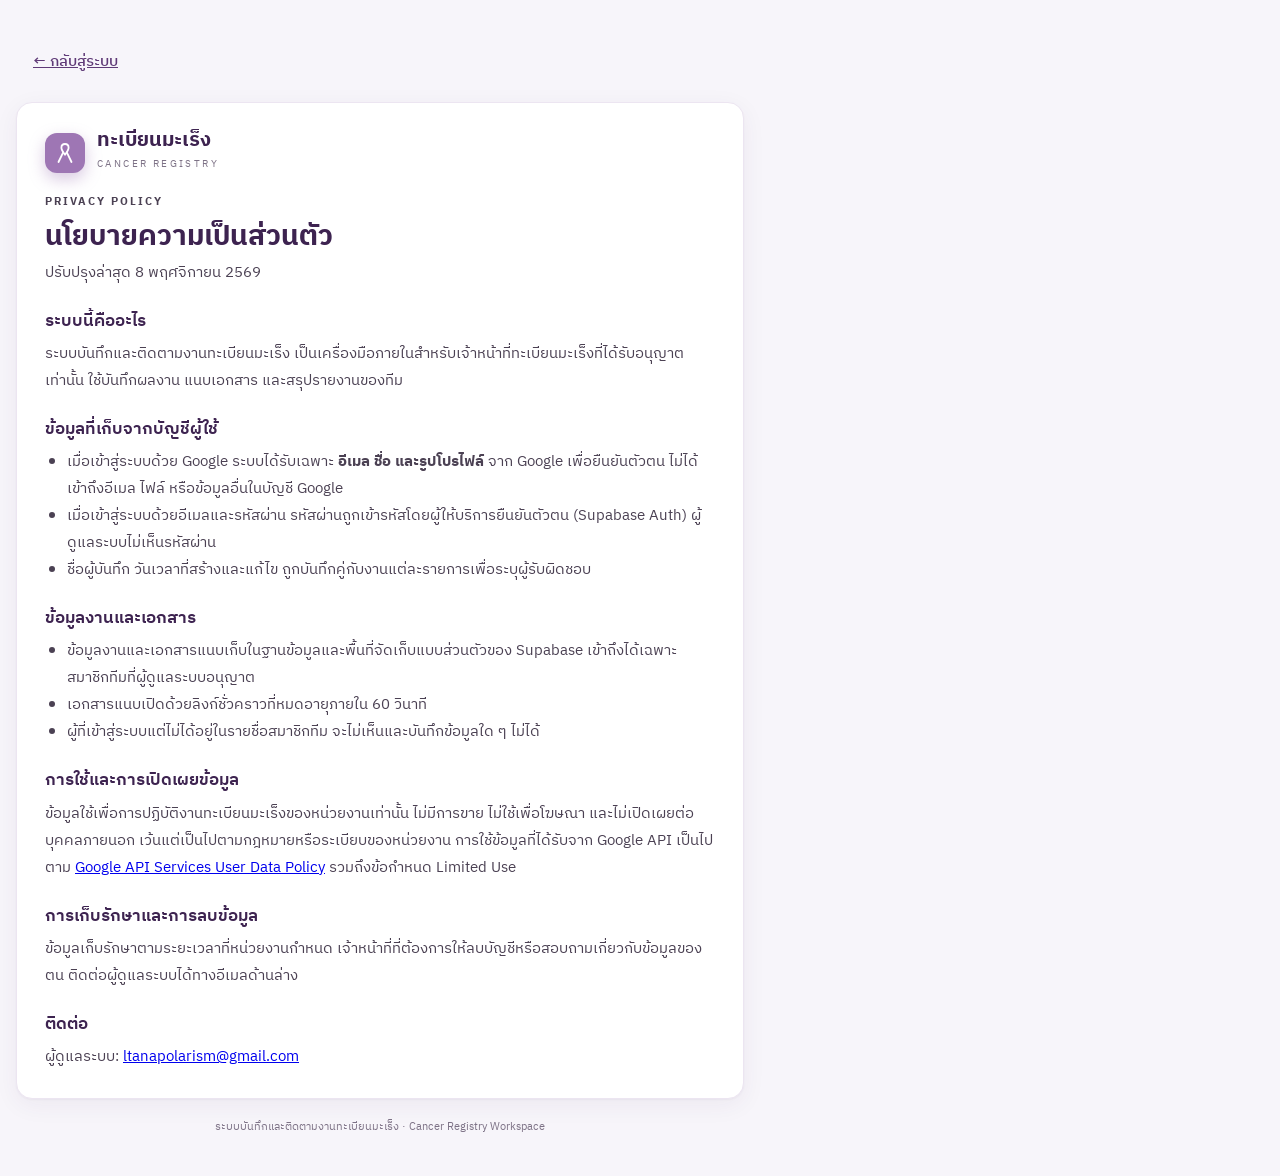
<file: privacy.html>
<!doctype html>
<html lang="th">
<head>
<meta charset="utf-8">
<meta name="viewport" content="width=device-width,initial-scale=1">
<meta name="theme-color" content="#9E76B4">
<title>นโยบายความเป็นส่วนตัว · ทะเบียนมะเร็ง</title>
<link rel="preconnect" href="https://fonts.googleapis.com">
<link rel="preconnect" href="https://fonts.gstatic.com" crossorigin>
<link href="https://fonts.googleapis.com/css2?family=IBM+Plex+Sans+Thai:wght@400;500;600;700&display=swap" rel="stylesheet">
<link rel="stylesheet" href="style.css">
<style>
  .policy{max-width:760px;margin:0 auto;padding:40px 16px 20px}
  .policy .card{padding:28px}
  .policy h1{margin:6px 0 4px}
  .policy h2{margin:24px 0 8px}
  .policy p,.policy li{color:#4b4153;line-height:1.8}
  .policy ul{padding-left:22px;margin:6px 0}
  .policy .back{display:inline-flex;margin-bottom:18px}
</style>
</head>
<body>
<main class="policy" style="margin-left:0">
  <a class="btn ghost back" href="./">← กลับสู่ระบบ</a>
  <article class="card">
    <div class="brand" style="padding:0;margin-bottom:18px"><span class="logo" aria-hidden="true"></span><div><b>ทะเบียนมะเร็ง</b><small>CANCER REGISTRY</small></div></div>
    <p class="eyebrow">PRIVACY POLICY</p>
    <h1>นโยบายความเป็นส่วนตัว</h1>
    <p class="muted">ปรับปรุงล่าสุด 8 พฤศจิกายน 2569</p>

    <h2>ระบบนี้คืออะไร</h2>
    <p>ระบบบันทึกและติดตามงานทะเบียนมะเร็ง เป็นเครื่องมือภายในสำหรับเจ้าหน้าที่ทะเบียนมะเร็งที่ได้รับอนุญาตเท่านั้น ใช้บันทึกผลงาน แนบเอกสาร และสรุปรายงานของทีม</p>

    <h2>ข้อมูลที่เก็บจากบัญชีผู้ใช้</h2>
    <ul>
      <li>เมื่อเข้าสู่ระบบด้วย Google ระบบได้รับเฉพาะ <b>อีเมล ชื่อ และรูปโปรไฟล์</b> จาก Google เพื่อยืนยันตัวตน ไม่ได้เข้าถึงอีเมล ไฟล์ หรือข้อมูลอื่นในบัญชี Google</li>
      <li>เมื่อเข้าสู่ระบบด้วยอีเมลและรหัสผ่าน รหัสผ่านถูกเข้ารหัสโดยผู้ให้บริการยืนยันตัวตน (Supabase Auth) ผู้ดูแลระบบไม่เห็นรหัสผ่าน</li>
      <li>ชื่อผู้บันทึก วันเวลาที่สร้างและแก้ไข ถูกบันทึกคู่กับงานแต่ละรายการเพื่อระบุผู้รับผิดชอบ</li>
    </ul>

    <h2>ข้อมูลงานและเอกสาร</h2>
    <ul>
      <li>ข้อมูลงานและเอกสารแนบเก็บในฐานข้อมูลและพื้นที่จัดเก็บแบบส่วนตัวของ Supabase เข้าถึงได้เฉพาะสมาชิกทีมที่ผู้ดูแลระบบอนุญาต</li>
      <li>เอกสารแนบเปิดด้วยลิงก์ชั่วคราวที่หมดอายุภายใน 60 วินาที</li>
      <li>ผู้ที่เข้าสู่ระบบแต่ไม่ได้อยู่ในรายชื่อสมาชิกทีม จะไม่เห็นและบันทึกข้อมูลใด ๆ ไม่ได้</li>
    </ul>

    <h2>การใช้และการเปิดเผยข้อมูล</h2>
    <p>ข้อมูลใช้เพื่อการปฏิบัติงานทะเบียนมะเร็งของหน่วยงานเท่านั้น ไม่มีการขาย ไม่ใช้เพื่อโฆษณา และไม่เปิดเผยต่อบุคคลภายนอก เว้นแต่เป็นไปตามกฎหมายหรือระเบียบของหน่วยงาน การใช้ข้อมูลที่ได้รับจาก Google API เป็นไปตาม <a href="https://developers.google.com/terms/api-services-user-data-policy" target="_blank" rel="noopener">Google API Services User Data Policy</a> รวมถึงข้อกำหนด Limited Use</p>

    <h2>การเก็บรักษาและการลบข้อมูล</h2>
    <p>ข้อมูลเก็บรักษาตามระยะเวลาที่หน่วยงานกำหนด เจ้าหน้าที่ที่ต้องการให้ลบบัญชีหรือสอบถามเกี่ยวกับข้อมูลของตน ติดต่อผู้ดูแลระบบได้ทางอีเมลด้านล่าง</p>

    <h2>ติดต่อ</h2>
    <p>ผู้ดูแลระบบ: <a href="mailto:ltanapolarism@gmail.com">ltanapolarism@gmail.com</a></p>
  </article>
  <footer>ระบบบันทึกและติดตามงานทะเบียนมะเร็ง · Cancer Registry Workspace</footer>
</main>
</body>
</html>
</file>
<file: style.css>
:root{
  --purple:#9E76B4;          /* ม่วงดอกรัก */
  --purple-600:#8a62a1;
  --deep:#5f3a77;
  --deeper:#3d2350;
  --pale:#f3ecf8;
  --pale-2:#faf6fc;
  --ink:#2c2234;
  --muted:#7d7286;
  --line:#ece5f1;
  --bg:#f7f5fa;
  --white:#fff;
  --ok:#2f7d55; --ok-bg:#e6f4ec;
  --warn:#9a6a12; --warn-bg:#fdf3dc;
  --run:#5f3a77; --run-bg:#efe6f6;
  --danger:#b23a5b;
  --radius:16px;
  --shadow:0 1px 2px rgba(61,35,80,.04),0 6px 24px rgba(61,35,80,.06);
  --shadow-lg:0 24px 80px rgba(44,34,52,.28);
  --side:260px;
}
*{box-sizing:border-box}
html,body{margin:0}
body{background:var(--bg);color:var(--ink);font:15px/1.6 'IBM Plex Sans Thai','Leelawadee UI',Tahoma,sans-serif;-webkit-font-smoothing:antialiased}
[hidden]{display:none!important}
h1,h2,h3{margin:0;line-height:1.3}
h1{font-size:28px;font-weight:700;color:var(--deeper)}
h2{font-size:17px;font-weight:600;color:var(--deeper)}
p{margin:0}
.muted{color:var(--muted)} .small{font-size:13px} .tiny{font-size:12px;margin-top:14px;text-align:center}
.spacer{flex:1}
.center{text-align:center}

/* ---------- icons ---------- */
.ico{display:inline-flex;width:18px;height:18px;flex:none}
.ico svg{width:100%;height:100%}
.ico.big{width:30px;height:30px}

/* ---------- buttons ---------- */
button{font:inherit;cursor:pointer}
.btn{display:inline-flex;align-items:center;gap:8px;border:1px solid #e2d6ea;background:var(--white);color:var(--deep);border-radius:11px;padding:9px 16px;font-weight:500;transition:.15s}
.btn:hover{background:var(--pale);border-color:#d6c4e2}
.btn.primary{background:var(--purple);border-color:var(--purple);color:#fff;box-shadow:0 4px 14px rgba(158,118,180,.35)}
.btn.primary:hover{background:var(--purple-600)}
.btn.ghost{border-color:transparent;background:transparent}
.btn.ghost:hover{background:var(--pale)}
.btn.block{width:100%;justify-content:center;padding:12px}
.btn:disabled{opacity:.55;cursor:wait}
.icon-btn{display:inline-grid;place-items:center;width:38px;height:38px;border-radius:10px;border:1px solid transparent;background:transparent;color:var(--deep)}
.icon-btn:hover{background:var(--pale)}
:focus-visible{outline:2px solid var(--purple);outline-offset:2px}

/* ---------- layout ---------- */
.sidebar{position:fixed;inset:0 auto 0 0;width:var(--side);background:var(--white);border-right:1px solid var(--line);padding:26px 16px 16px;display:flex;flex-direction:column;z-index:30;overflow-y:auto}
main{margin-left:var(--side);min-height:100vh}
.content{padding:0 36px 10px;max-width:1360px}
.brand{display:flex;align-items:center;gap:12px;padding:0 10px;color:var(--deeper)}
.brand b{font-size:20px;display:block;line-height:1}
.brand small{font-size:10px;letter-spacing:2.4px;color:var(--muted)}
.logo{width:40px;height:40px;border-radius:12px;background:var(--purple) url("data:image/svg+xml,%3Csvg xmlns='http://www.w3.org/2000/svg' viewBox='0 0 24 24' fill='none' stroke='white' stroke-width='1.8' stroke-linecap='round' stroke-linejoin='round'%3E%3Cpath d='M12 3c-2.2 0-3.6 1.7-3.6 3.7 0 2.3 1.6 4.3 3.6 7.1 2-2.8 3.6-4.8 3.6-7.1C15.6 4.7 14.2 3 12 3z'/%3E%3Cpath d='M10.2 11.3 5.5 21M13.8 11.3 18.5 21'/%3E%3C/svg%3E") center/24px no-repeat;box-shadow:0 6px 16px rgba(158,118,180,.4)}
.nav-label{margin:28px 12px 8px;color:var(--muted);font-size:11px;letter-spacing:1px;text-transform:uppercase}
.nav-item{display:flex;align-items:center;gap:12px;width:100%;text-align:left;border:0;background:transparent;color:var(--ink);padding:10px 12px;border-radius:11px;margin:2px 0;font-size:14px}
.nav-item:hover{background:var(--pale-2)}
.nav-item.active{background:var(--pale);color:var(--deep);font-weight:600}
.nav-item .ico{color:var(--purple)}
.count{margin-left:auto;font-size:11px;background:var(--pale);color:var(--deep);border-radius:20px;padding:1px 8px;font-weight:600}
.nav-item.active .count{background:#fff}
.category-nav .nav-item{font-size:13px;padding:8px 12px}
.dot{width:9px;height:9px;border-radius:50%;flex:none}
.user-card{margin-top:auto;display:flex;align-items:center;gap:10px;padding:12px;border:1px solid var(--line);border-radius:14px;background:var(--pale-2)}
.avatar{width:38px;height:38px;border-radius:50%;display:grid;place-items:center;background:var(--purple);color:#fff;font-weight:600;font-size:13px;flex:none}
.user-meta{min-width:0;flex:1}
.user-meta b{display:block;font-size:13px;white-space:nowrap;overflow:hidden;text-overflow:ellipsis}
.user-meta small{display:block;font-size:11px;color:var(--muted)}
.scrim{display:none}

.topbar{position:sticky;top:0;z-index:20;height:68px;display:flex;align-items:center;gap:14px;padding:0 36px;background:rgba(247,245,250,.86);backdrop-filter:blur(10px);border-bottom:1px solid var(--line)}
.crumb{font-size:13px}
.top-actions{margin-left:auto;display:flex;align-items:center;gap:10px}
.menu-btn{display:none}
.mode-badge{font-size:12px;padding:5px 12px;border-radius:20px;background:var(--warn-bg);color:var(--warn);font-weight:500}
.mode-badge.live{background:var(--ok-bg);color:var(--ok)}
.mode-badge:empty{display:none}

.heading{display:flex;align-items:flex-end;justify-content:space-between;margin:28px 0 18px}
.eyebrow{font-size:11px;letter-spacing:2px;color:var(--purple);font-weight:700;margin-bottom:4px}
.heading .muted{margin-top:4px}

.notice{display:flex;gap:10px;align-items:flex-start;background:var(--pale);border:1px solid #e4d5ee;color:var(--deep);padding:12px 16px;border-radius:12px;font-size:13px;margin-bottom:16px}
.notice.warn{background:var(--warn-bg);border-color:#f2e0b4;color:var(--warn)}
.notice .btn{margin-left:auto;padding:4px 12px;font-size:12px}

.card{background:var(--white);border:1px solid var(--line);border-radius:var(--radius);box-shadow:var(--shadow);padding:22px}
.card-head{display:flex;align-items:flex-start;justify-content:space-between;gap:12px;margin-bottom:14px}
.section-head{display:flex;align-items:baseline;gap:12px;margin:28px 0 12px;flex-wrap:wrap}

/* ---------- filters ---------- */
.filters{padding:16px 18px;margin-bottom:20px}
.filter-row{display:flex;gap:12px;flex-wrap:wrap;align-items:flex-end}
.filter-actions{margin-top:12px;padding-top:12px;border-top:1px dashed var(--line);align-items:center}
.field-sm{font-size:12px;color:var(--muted);margin:0;min-width:140px}
.field-sm.grow{flex:1;min-width:220px}
.field-sm input,.field-sm select{margin-top:4px;padding:8px 10px}
.search{position:relative;display:block}
.search .ico{position:absolute;left:10px;top:50%;transform:translateY(-30%);color:var(--muted);width:16px;height:16px}
.search input{padding-left:34px}
.quick{display:flex;gap:6px;flex-wrap:wrap}
.quick button{border:1px solid var(--line);background:var(--white);color:var(--deep);border-radius:20px;padding:4px 12px;font-size:12px}
.quick button:hover,.quick button.on{background:var(--pale);border-color:#dccbe7}

/* ---------- inputs ---------- */
input,select,textarea{display:block;width:100%;border:1px solid #dfd5e7;border-radius:10px;padding:10px 12px;font:inherit;color:var(--ink);background:var(--white);transition:.15s}
input:focus,select:focus,textarea:focus{outline:none;border-color:var(--purple);box-shadow:0 0 0 3px rgba(158,118,180,.18)}
input:disabled,select:disabled,textarea:disabled{background:var(--pale-2);color:var(--ink)}
input[aria-invalid=true]{border-color:var(--danger)}
label{display:block;margin-bottom:14px;font-size:13px;color:#5b5064}
label em{color:var(--danger);font-style:normal}
.label{font-size:13px;color:#5b5064;margin-bottom:8px}
.form-grid{display:grid;grid-template-columns:1fr 1fr;gap:0 16px}
.form-error{color:var(--danger);font-size:13px;min-height:0}
.form-error:not(:empty){background:#fbebf0;border-radius:8px;padding:8px 12px;margin-top:8px}

/* ---------- stats ---------- */
.stats{display:grid;grid-template-columns:repeat(4,1fr);gap:16px}
.stat{position:relative;background:var(--white);border:1px solid var(--line);border-radius:var(--radius);padding:20px;box-shadow:var(--shadow);overflow:hidden}
.stat .ico-wrap{width:42px;height:42px;border-radius:12px;display:grid;place-items:center;background:var(--pale);color:var(--purple);margin-bottom:14px}
.stat .ico-wrap .ico{width:22px;height:22px}
.stat span{font-size:13px;color:var(--muted)}
.stat b{display:block;font-size:30px;font-weight:700;color:var(--deeper);line-height:1.2;margin:2px 0}
.stat small{font-size:12px;color:var(--muted)}
.stat .meter{height:6px;background:var(--pale);border-radius:6px;margin-top:10px;overflow:hidden}
.stat .meter i{display:block;height:100%;background:var(--purple);border-radius:6px}
.stat.accent{background:linear-gradient(140deg,var(--purple),var(--deep));border:0;color:#fff}
.stat.accent span,.stat.accent small,.stat.accent b{color:#fff}
.stat.accent .ico-wrap{background:rgba(255,255,255,.18);color:#fff}

/* ---------- charts ---------- */
.charts{display:grid;grid-template-columns:1.5fr 1fr;gap:16px;margin-top:16px}
.monthly{height:230px;display:flex;align-items:stretch;gap:14px;padding:10px 4px 0;border-bottom:1px solid var(--line);position:relative;
  background:repeating-linear-gradient(to top,transparent 0,transparent 45px,var(--line) 45px,var(--line) 46px)}
.barcol{flex:1;display:flex;flex-direction:column;justify-content:flex-end;align-items:center;font-size:12px;color:var(--muted);min-width:0}
.barcol b{color:var(--deeper);font-size:13px;margin-bottom:4px}
.bar{width:min(46px,70%);border-radius:8px 8px 3px 3px;background:linear-gradient(180deg,var(--purple),#b897ca);min-height:3px;transition:height .4s ease}
.barcol:hover .bar{background:var(--deep)}
.barcol .lbl{margin-top:6px;white-space:nowrap;position:relative;top:22px;height:0}
.monthly-wrap{padding-bottom:26px}
.donut-wrap{display:flex;gap:20px;align-items:center;flex-wrap:wrap}
.donut{width:170px;height:170px;border-radius:50%;display:grid;place-items:center;background:var(--pale);flex:none}
.donut>div{width:108px;height:108px;border-radius:50%;background:var(--white);display:grid;place-items:center;align-content:center;text-align:center}
.donut b{font-size:26px;color:var(--deeper);line-height:1}
.donut small{font-size:12px;color:var(--muted)}
.legend{list-style:none;margin:0;padding:0;flex:1;min-width:170px;font-size:13px}
.legend li{display:flex;align-items:center;gap:8px;padding:4px 0}
.legend li b{margin-left:auto;color:var(--deeper)}
.legend li small{color:var(--muted);width:40px;text-align:right}

/* ---------- category cards ---------- */
.categories{display:grid;grid-template-columns:repeat(auto-fill,minmax(220px,1fr));gap:12px;margin-bottom:24px}
.category{position:relative;text-align:left;background:var(--white);border:1px solid var(--line);border-radius:14px;padding:16px;display:flex;gap:12px;align-items:flex-start;transition:.18s;box-shadow:var(--shadow)}
.category:hover{transform:translateY(-2px);border-color:#d8c6e4;box-shadow:0 10px 30px rgba(94,58,119,.12)}
.category .cat-ico{width:40px;height:40px;border-radius:12px;display:grid;place-items:center;flex:none}
.category .cat-ico .ico{width:20px;height:20px}
.category strong{display:block;color:var(--deeper);font-weight:600;font-size:14px}
.category small{display:block;font-size:12px;color:var(--muted);line-height:1.4}
.category .num{margin-left:auto;font-size:12px;color:var(--deep);background:var(--pale);border-radius:20px;padding:1px 9px;font-weight:600}
.category .plus{position:absolute;right:12px;bottom:10px;color:var(--purple);font-size:12px;opacity:0;transition:.15s}
.category:hover .plus{opacity:1}

/* ---------- table ---------- */
.table-card{padding:0;overflow:hidden;margin-bottom:24px}
.table-card .card-head{padding:20px 22px 6px;margin:0}
.table-scroll{overflow:auto}
table{width:100%;border-collapse:collapse;font-size:13.5px}
th{text-align:left;color:var(--muted);font-weight:500;font-size:12px;background:var(--pale-2);padding:11px 14px;border-bottom:1px solid var(--line);white-space:nowrap;user-select:none}
th[data-sort]{cursor:pointer}
th[data-sort]:hover{color:var(--deep)}
th.sorted::after{content:' ↓';color:var(--purple)}
th.sorted.asc::after{content:' ↑'}
td{padding:12px 14px;border-bottom:1px solid var(--line);vertical-align:middle}
tbody tr{cursor:pointer;transition:background .12s}
tbody tr:hover{background:var(--pale-2)}
tbody tr:last-child td{border-bottom:0}
td.date{white-space:nowrap;color:#5b5064}
td .t{font-weight:500;color:var(--ink)}
td .sub{font-size:12px;color:var(--muted);margin-top:2px}
.chip{display:inline-flex;align-items:center;gap:6px;font-size:12px;padding:3px 10px;border-radius:20px;background:var(--pale);color:var(--deep);white-space:nowrap;font-weight:500}
.badge{display:inline-flex;align-items:center;gap:6px;font-size:12px;padding:3px 10px;border-radius:20px;white-space:nowrap;font-weight:500;background:var(--run-bg);color:var(--run)}
.badge::before{content:'';width:6px;height:6px;border-radius:50%;background:currentColor}
.badge.done{background:var(--ok-bg);color:var(--ok)}
.badge.wait{background:var(--warn-bg);color:var(--warn)}
.file-ico{color:var(--purple);display:inline-flex}
.empty{text-align:center;padding:44px 20px;color:var(--muted)}
.empty .ico{width:40px;height:40px;color:#cdb9da;margin-bottom:8px}
.pager{display:flex;align-items:center;gap:6px;justify-content:flex-end;padding:12px 18px;border-top:1px solid var(--line);font-size:13px}
.pager:empty{display:none}
.pager button{min-width:34px;height:34px;border-radius:9px;border:1px solid var(--line);background:var(--white);color:var(--deep)}
.pager button.on{background:var(--purple);color:#fff;border-color:var(--purple)}
.pager button:disabled{opacity:.4;cursor:default}
.pager .muted{margin-right:auto}

/* ---------- documents ---------- */
.docs{display:grid;grid-template-columns:repeat(auto-fill,minmax(260px,1fr));gap:14px;margin-bottom:24px}
.doc{background:var(--white);border:1px solid var(--line);border-radius:14px;padding:16px;display:flex;flex-direction:column;gap:10px;box-shadow:var(--shadow)}
.doc-top{display:flex;gap:12px;align-items:flex-start}
.doc-type{width:44px;height:52px;border-radius:8px;display:grid;place-items:center;font-size:11px;font-weight:700;color:#fff;background:var(--purple);flex:none;position:relative}
.doc-type.pdf{background:#c1446a}.doc-type.img{background:#5a8dbf}
.doc strong{display:block;font-size:14px;word-break:break-all;line-height:1.4;color:var(--deeper)}
.doc .muted{font-size:12px}
.doc-actions{display:flex;gap:8px;margin-top:auto}
.doc-actions .btn{padding:6px 12px;font-size:13px}
.docs>.empty{grid-column:1/-1;background:var(--white);border:1px dashed #dccbe7;border-radius:14px}

/* ---------- modal ---------- */
.modal{border:0;border-radius:20px;padding:0;width:640px;max-width:calc(100vw - 24px);max-height:calc(100vh - 40px);color:var(--ink);box-shadow:var(--shadow-lg);overflow:hidden}
.modal[open]{display:flex;flex-direction:column;animation:pop .18s ease}
.modal>form{display:flex;flex-direction:column;min-height:0;max-height:calc(100vh - 40px)}
.modal-lg{width:760px}
.modal::backdrop{background:rgba(44,34,52,.45);backdrop-filter:blur(2px)}
@keyframes pop{from{transform:translateY(8px) scale(.98);opacity:0}}
.modal-head{display:flex;justify-content:space-between;align-items:flex-start;gap:12px;padding:20px 24px 14px;border-bottom:1px solid var(--line)}
.modal-head h2{font-size:19px;margin-top:6px}
.modal-body{padding:18px 24px;overflow-y:auto;flex:1}
.modal-foot{display:flex;align-items:center;gap:10px;padding:14px 24px;border-top:1px solid var(--line);background:var(--pale-2)}
.cat-picker{display:grid;grid-template-columns:repeat(auto-fill,minmax(150px,1fr));gap:8px;margin-bottom:16px}
.cat-opt{display:flex;align-items:center;gap:8px;border:1px solid var(--line);border-radius:11px;padding:9px 10px;background:var(--white);color:var(--ink);font-size:13px;text-align:left;line-height:1.3}
.cat-opt:hover{border-color:#d6c4e2}
.cat-opt[aria-checked=true]{border-color:var(--purple);background:var(--pale);color:var(--deep);font-weight:600;box-shadow:0 0 0 2px rgba(158,118,180,.2)}
.cat-opt:disabled{cursor:default}
.dyn{border:1px solid var(--line);border-radius:14px;padding:14px 16px 2px;margin:0 0 14px;background:var(--pale-2)}
.dyn legend{font-size:12px;color:var(--deep);font-weight:600;padding:0 6px}
.dropzone{display:flex;align-items:center;gap:14px;border:1.5px dashed #d3bfe1;border-radius:14px;padding:16px;background:var(--pale-2);cursor:pointer;color:var(--deep);transition:.15s}
.dropzone:hover,.dropzone.over{background:var(--pale);border-color:var(--purple)}
.dropzone input{display:none}
.dropzone.disabled{opacity:.6;cursor:default}
.detail-grid{display:grid;grid-template-columns:1fr 1fr;gap:12px 20px;margin-bottom:16px}
.detail-grid div{border-bottom:1px solid var(--line);padding-bottom:8px}
.detail-grid dt{font-size:12px;color:var(--muted)}
.detail-grid dd{margin:2px 0 0;font-weight:500;word-break:break-word}
.detail-section{font-size:12px;color:var(--deep);font-weight:600;letter-spacing:.5px;margin:6px 0 10px}
.note-box{background:var(--pale-2);border:1px solid var(--line);border-radius:12px;padding:12px 14px;white-space:pre-wrap;margin-bottom:16px}
.attach{display:flex;align-items:center;gap:12px;border:1px solid var(--line);border-radius:12px;padding:12px 14px}
.attach .btn{margin-left:auto}
.meta{font-size:12px;color:var(--muted);margin-top:14px}

/* ---------- toast ---------- */
.toasts{position:fixed;right:20px;bottom:20px;display:flex;flex-direction:column;gap:10px;z-index:100}
.toast{background:var(--deeper);color:#fff;border-radius:12px;padding:12px 16px;font-size:14px;box-shadow:var(--shadow-lg);display:flex;gap:10px;align-items:center;animation:pop .2s ease;max-width:360px}
.toast.error{background:var(--danger)}
.toast .ico{color:#d9c5e8}

footer{text-align:center;font-size:11px;color:var(--muted);padding:20px}

/* ---------- login ---------- */
.login-screen{min-height:100vh;display:grid;grid-template-columns:1.1fr 1fr}
.login-art{background:radial-gradient(circle at 20% 10%,#b591c8 0,transparent 45%),linear-gradient(150deg,var(--purple) 0%,var(--deep) 60%,var(--deeper) 100%);color:#fff;padding:56px;display:flex;flex-direction:column;justify-content:center;gap:22px}
.login-art h1{color:#fff;font-size:34px}
.login-art p{opacity:.9;max-width:460px}
.brand-light,.brand-light b{color:#fff}.brand-light small{color:rgba(255,255,255,.75)}
.brand-light .logo{background-color:rgba(255,255,255,.2);box-shadow:none}
.login-points{margin:0;padding:0;list-style:none;display:grid;gap:10px}
.login-points li{display:flex;gap:10px;align-items:center;opacity:.95}
.login-points li::before{content:'✓';width:22px;height:22px;border-radius:50%;background:rgba(255,255,255,.2);display:grid;place-items:center;font-size:12px}
.login-card{align-self:center;justify-self:center;width:min(400px,calc(100% - 32px));background:var(--white);border:1px solid var(--line);border-radius:20px;padding:34px;box-shadow:var(--shadow)}
.login-card h2{font-size:24px;margin-bottom:4px}
.btn.google{justify-content:center;gap:12px;padding:12px;background:#fff;color:#3c4043;border:1px solid #dadce0;font-weight:500;box-shadow:0 1px 2px rgba(60,64,67,.08)}
.btn.google:hover{background:#f8f9fa;border-color:#c9cdd2;box-shadow:0 2px 8px rgba(60,64,67,.15)}
.g-logo{width:20px;height:20px;flex:none}
.divider{display:flex;align-items:center;gap:12px;color:var(--muted);font-size:12px;margin:20px 0 16px}
.divider::before,.divider::after{content:'';flex:1;height:1px;background:var(--line)}
.login-card .muted{margin-bottom:20px}

/* ---------- responsive ---------- */
@media (max-width:1100px){
  .stats{grid-template-columns:repeat(2,1fr)}
  .charts{grid-template-columns:1fr}
}
@media (max-width:860px){
  .sidebar{transform:translateX(-100%);transition:transform .22s ease;box-shadow:var(--shadow-lg)}
  body.nav-open .sidebar{transform:none}
  body.nav-open .scrim{display:block;position:fixed;inset:0;background:rgba(44,34,52,.4);z-index:25}
  main{margin-left:0}
  .menu-btn{display:inline-grid}
  .topbar{padding:0 16px}
  .content{padding:0 16px 10px}
  .login-screen{grid-template-columns:1fr}
  .login-art{padding:32px 24px}
  .login-art h1{font-size:26px}
  .login-points{display:none}
  .login-card{margin:-30px auto 30px;position:relative}
}
@media (max-width:600px){
  h1{font-size:23px}
  .crumb{display:none}
  .hide-sm{display:none}
  .stats{gap:10px}
  .stat{padding:14px}
  .stat b{font-size:24px}
  .stat .ico-wrap{width:34px;height:34px;margin-bottom:8px}
  .form-grid,.detail-grid{grid-template-columns:1fr}
  .field-sm{min-width:calc(50% - 6px);flex:1}
  .monthly{gap:6px}
  .donut{width:140px;height:140px}.donut>div{width:90px;height:90px}
  .modal-head,.modal-body,.modal-foot{padding-left:16px;padding-right:16px}
  td,th{padding:10px}
  .hide-col{display:none}
}
@media print{
  .sidebar,.topbar,.filters,.categories,.section-head,.pager,#seeAll{display:none!important}
  main{margin:0}.card,.stat{box-shadow:none}
}
</file>
